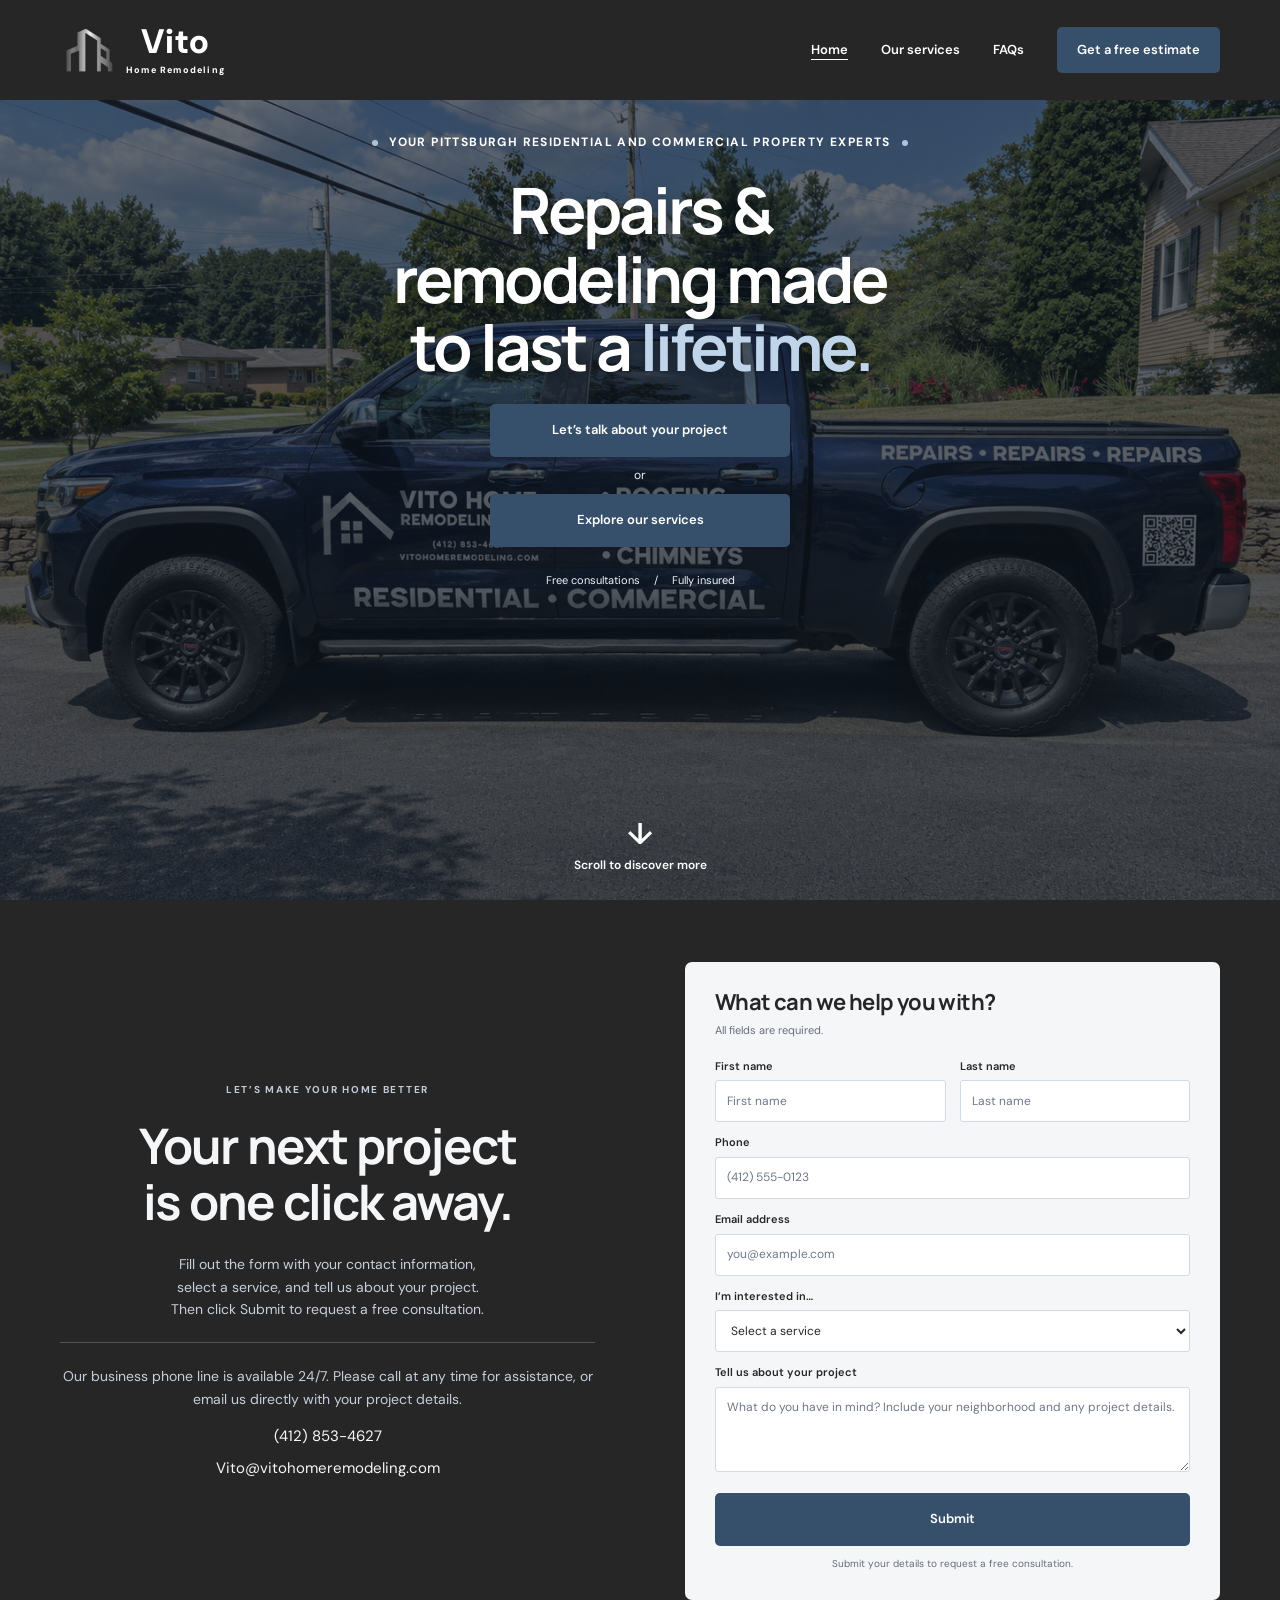
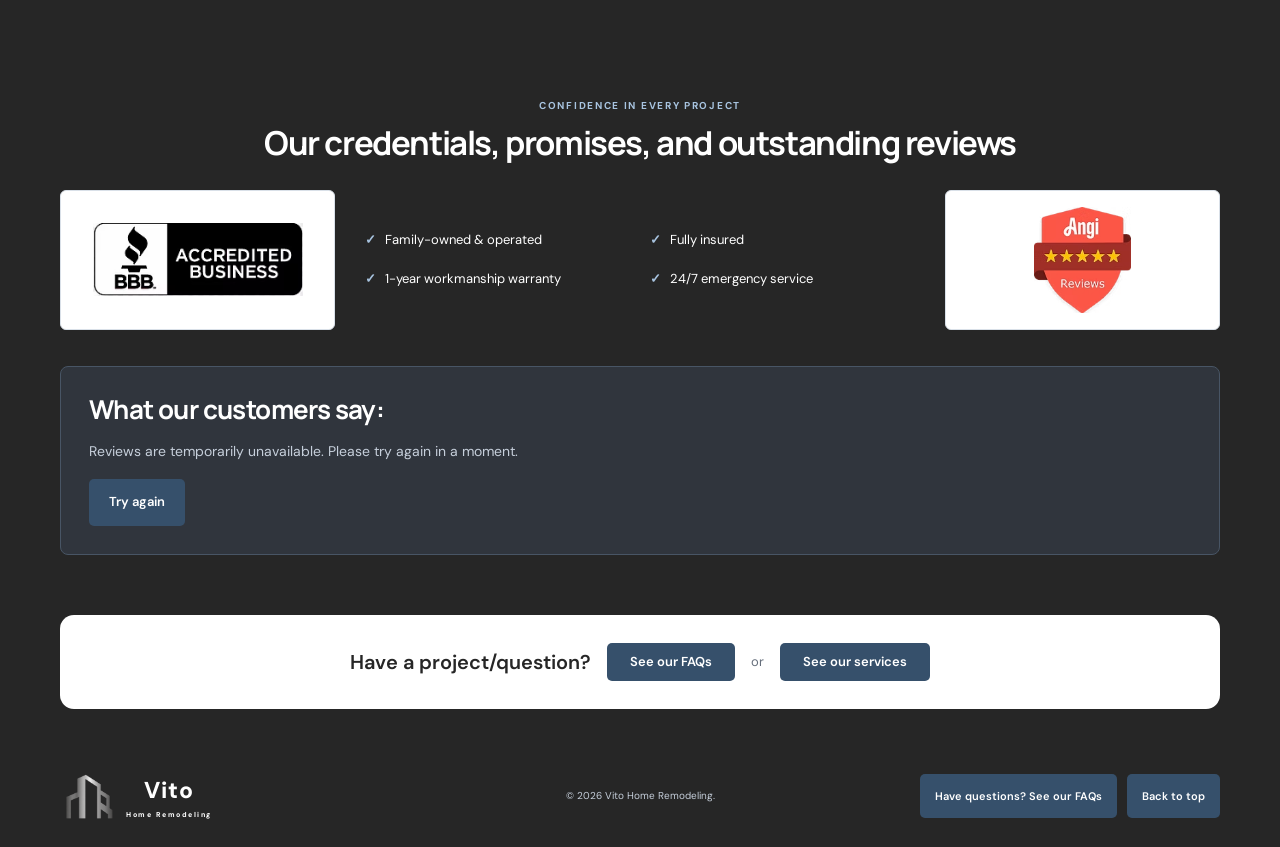
<file: index.html>
<!doctype html>
<html lang="en">
<head>
  <meta charset="utf-8">
  <meta name="viewport" content="width=device-width, initial-scale=1">
  <meta name="description" content="Family-owned home remodeling and repairs in Greater Pittsburgh. Talk directly with Vito about roofing, gutters, exterior repairs, and interior remodeling.">
  <meta name="theme-color" content="#262626">
  <title>Vito Home Remodeling | Built on trust. Made for home.</title>
  <link rel="stylesheet" href="styles.css">
  <script src="script.js" defer></script>

  <script src="scroll-cue.js" defer></script>
  <script src="reviews.js" defer></script>
</head>
<body>
  <a class="skip-link" href="#main">Skip to content</a>
  <div class="site-header" id="top"><header class="header container">
    <a class="brand" href="#" aria-label="Vito Home Remodeling home"><img class="brand-logo" src="images/branding/Metallic%20Geometric%20Architecture%20Emblem.png" alt="" width="56" height="48"><span>Vito<span class="brand-sub">Home Remodeling</span></span></a>
    <button class="menu-toggle" type="button" aria-expanded="false" aria-controls="navigation">Menu <span aria-hidden="true">&#9776;</span></button>
    <nav id="navigation" aria-label="Main navigation"><a href="index.html" aria-current="page">Home</a><a href="services.html">Our services</a><a href="faq.html">FAQs</a><a href="#contact-form" class="button button-small">Get a free estimate</a></nav>
  </header></div>
  <main id="main">
    <section class="hero hero-background" aria-labelledby="hero-title">
      <p class="eyebrow hero-tagline"><span class="dot" aria-hidden="true"></span> YOUR PITTSBURGH RESIDENTIAL AND COMMERCIAL PROPERTY EXPERTS <span class="dot" aria-hidden="true"></span></p>
      <div class="hero-copy"><h1 id="hero-title">Repairs &amp;<br>remodeling made<br>to last a <em>lifetime.</em></h1><div class="hero-actions"><a href="#contact-form" class="button">Let&#8217;s talk about your project</a><span class="hero-action-divider">or</span><a class="button" href="services.html">Explore our services</a></div><div class="hero-note">Free consultations <span class="separator">/</span> Fully insured</div></div>
    <div class="scroll-cue-slot"><a class="scroll-cue" href="#contact"><span class="scroll-cue-arrow" aria-hidden="true">&#8595;</span><span>Scroll to discover more</span></a></div>
    </section>

    <section id="contact" class="contact section" aria-labelledby="contact-title"><div class="container contact-grid"><div class="contact-copy"><p class="eyebrow">LET&#8217;S MAKE YOUR HOME BETTER</p><h2 id="contact-title">Your next project<br>is one click away.</h2><p>Fill out the form with your contact information, select a service, and tell us about your project. Then click Submit to request a free consultation.</p><div class="contact-direct"><p>Our business phone line is available 24/7. Please call at any time for assistance, or email us directly with your project details.</p><a class="contact-phone" href="tel:+14128534627">(412) 853-4627</a><a class="contact-email" href="mailto:Vito@vitohomeremodeling.com">Vito@vitohomeremodeling.com</a></div></div>
      <form id="contact-form" class="contact-form" novalidate><h3>What can we help you with?</h3><p class="form-intro">All fields are required.</p><div class="form-row"><div class="field"><label for="firstName">First name</label><input id="firstName" name="firstName" autocomplete="given-name" minlength="1" maxlength="80" required placeholder="First name" aria-describedby="firstName-error"><span class="error" id="firstName-error"></span></div><div class="field"><label for="lastName">Last name</label><input id="lastName" name="lastName" autocomplete="family-name" minlength="1" maxlength="80" required placeholder="Last name" aria-describedby="lastName-error"><span class="error" id="lastName-error"></span></div></div><div class="field"><label for="phone">Phone</label><input id="phone" name="phone" type="tel" autocomplete="tel" maxlength="25" required placeholder="(412) 555-0123" aria-describedby="phone-error"><span class="error" id="phone-error"></span></div><div class="field"><label for="email">Email address</label><input id="email" name="email" type="email" autocomplete="email" maxlength="254" required placeholder="you@example.com" aria-describedby="email-error"><span class="error" id="email-error"></span></div><div class="field"><label for="service">I&#8217;m interested in&#8230;</label><select id="service" name="service" required aria-describedby="service-error"><option value="">Select a service</option><option>Roofing & leak repairs</option><option>Gutters & exterior repairs</option><option>Interior remodeling</option><option>Commercial repairs</option><option>Something else</option></select><span class="error" id="service-error"></span></div><div class="field"><label for="message">Tell us about your project</label><textarea id="message" name="message" rows="3" minlength="20" maxlength="2000" required placeholder="What do you have in mind? Include your neighborhood and any project details." aria-describedby="message-error"></textarea><span class="error" id="message-error"></span></div><div class="honeypot" aria-hidden="true"><label for="website">Leave this field empty</label><input id="website" name="website" tabindex="-1" autocomplete="off"></div><button class="button submit-button" type="submit">Submit</button><p class="form-note">Submit your details to request a free consultation.</p><p id="form-status" role="status" aria-live="polite"></p><noscript><p>Enable JavaScript to submit this form, or <a href="mailto:Vito@vitohomeremodeling.com">email Vito directly</a> or call (412) 853-4627.</p></noscript></form></div></section>
    <section class="credentials" aria-labelledby="credentials-title">
      <div class="container">
        <div class="credentials-heading"><p class="eyebrow">CONFIDENCE IN EVERY PROJECT</p><h2 id="credentials-title">Our credentials, promises, and outstanding reviews</h2></div>
        <div class="credentials-content">
          <div class="credential-badge credential-bbb"><img src="images/credentials/BBBcred_icon~mv2.avif" alt="Better Business Bureau credential badge" loading="lazy"></div>
          <ul class="credential-list">
            <li><span aria-hidden="true">&#10003;</span> Family-owned &amp; operated</li>
            <li><span aria-hidden="true">&#10003;</span> Fully insured</li>
            <li><span aria-hidden="true">&#10003;</span> 1-year workmanship warranty</li>
            <li><span aria-hidden="true">&#10003;</span> 24/7 emergency service</li>
          </ul>
          <div class="credential-badge credential-angi"><img src="images/credentials/angi_five_star_icon_mv2.avif" alt="Angi five-star badge" loading="lazy"></div>
        </div>
        <section id="google-reviews" class="google-reviews" aria-labelledby="reviews-title">
          <div class="reviews-heading"><h3 id="reviews-title">What our customers say:</h3></div>
          <p id="reviews-status" class="reviews-status" role="status" aria-live="polite">Loading Google reviews...</p>
          <div id="google-reviews-content" aria-busy="true"></div>
          <button id="reviews-retry" class="button button-small" type="button" hidden>Try again</button>
          <noscript><p>Enable JavaScript to view Google reviews.</p></noscript>
        </section>
      </div>
    </section>
    
    <div class="project-prompt-section">
    <div class="contact-intro-prompt container">
      <p>Have a project/question?</p>
      <a class="button" href="faq.html">See our FAQs</a>
      <span>or</span>
      <a class="button" href="services.html">See our services</a>
    </div>
    </div>
  </main>

  <footer class="site-footer"><div class="container footer"><a class="footer-brand" href="#"><img class="brand-logo" src="images/branding/Metallic%20Geometric%20Architecture%20Emblem.png" alt="" width="56" height="48"><div>Vito<span>Home Remodeling</span></div></a><p>&#169; <span id="year">2026</span> Vito Home Remodeling.</p><div class="footer-actions"><a class="button button-small" href="faq.html">Have questions? See our FAQs</a><a class="button button-small back-to-top" href="#top">Back to top</a></div></div></footer>
</body>
</html>
</file>
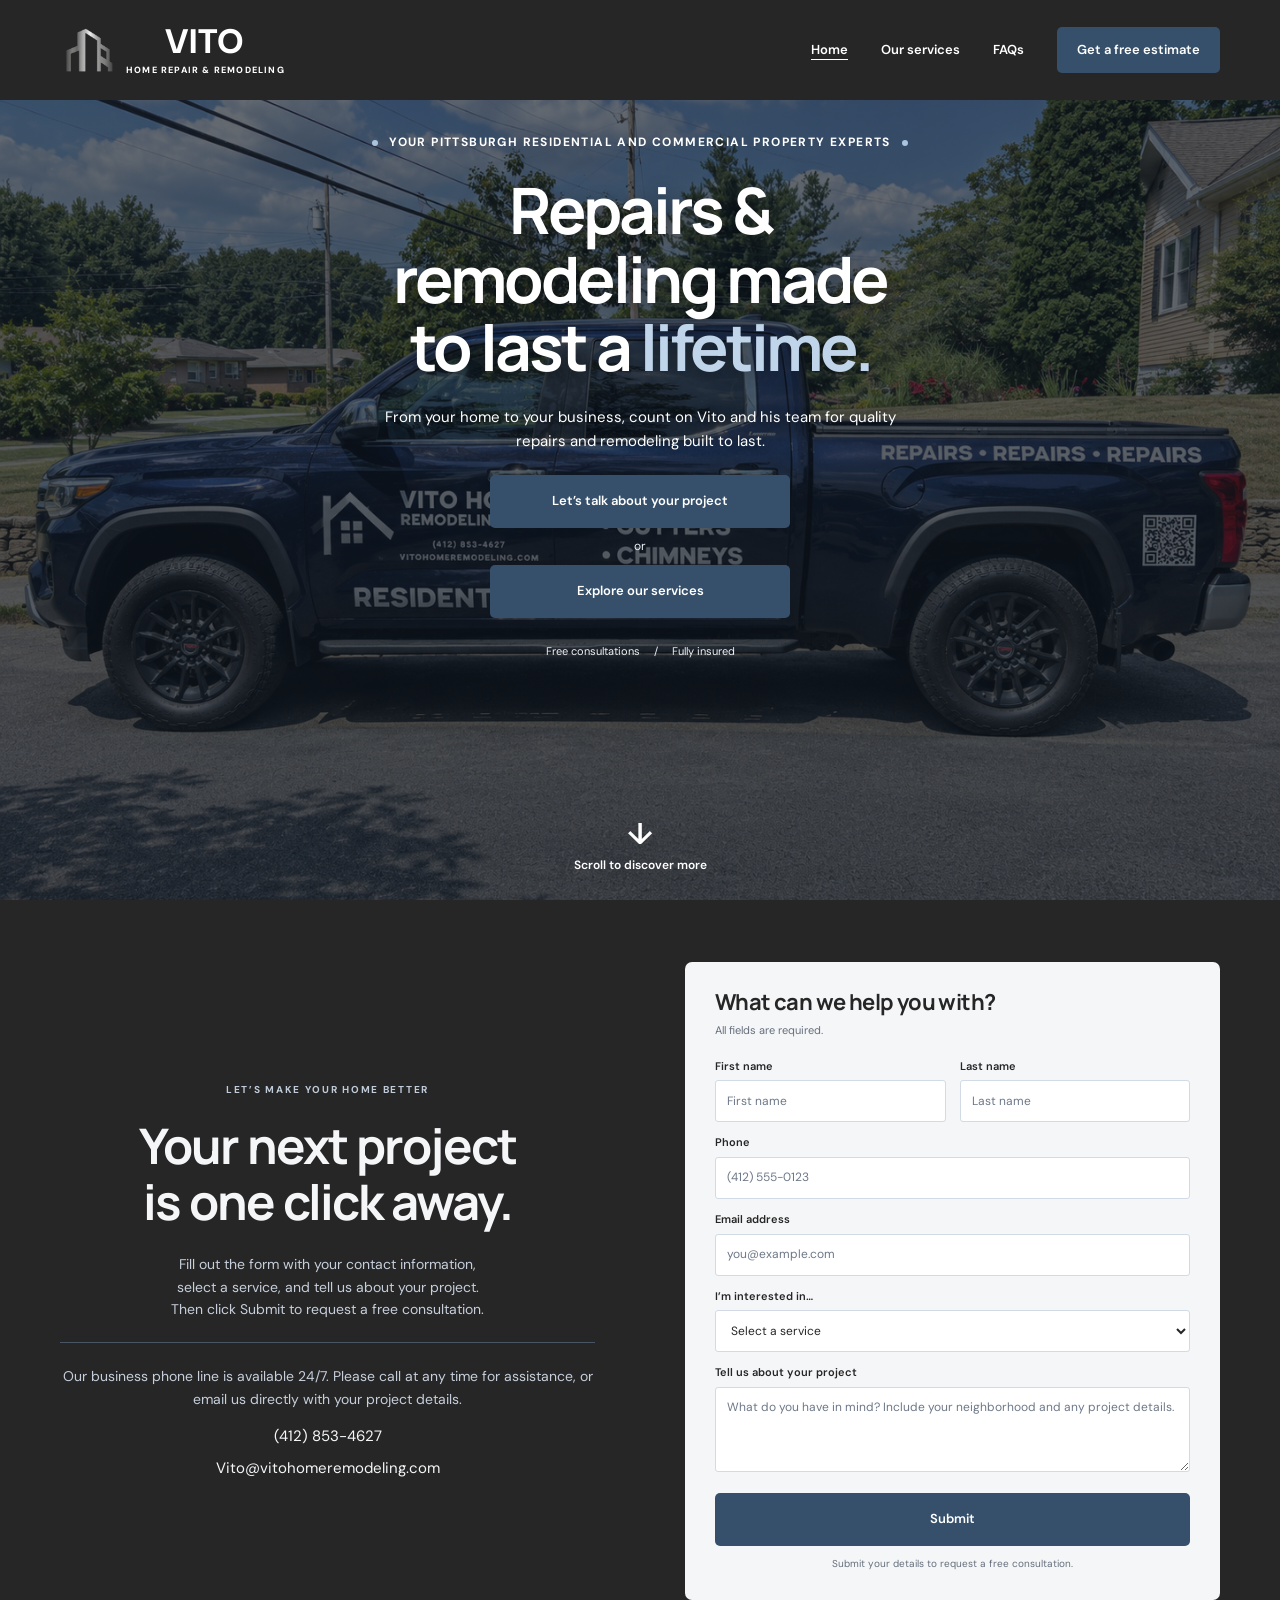
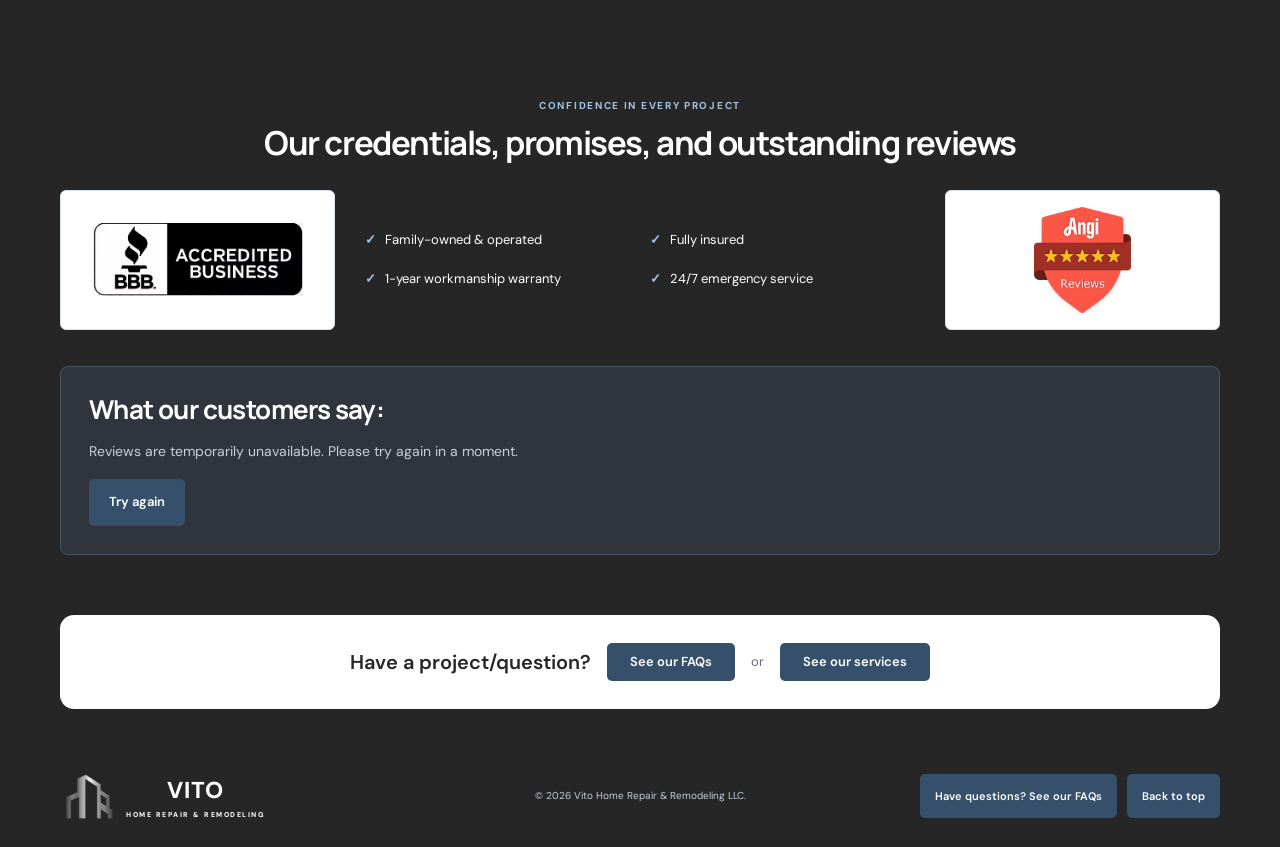
<file: Index.html>
<!doctype html>
<html lang="en">
<head>
  <meta charset="utf-8">
  <meta name="viewport" content="width=device-width, initial-scale=1">
  <meta name="description" content="Family-owned home remodeling and repairs in Greater Pittsburgh. Talk directly with Vito about roofing, gutters, exterior repairs, and interior remodeling.">
  <meta name="theme-color" content="#262626">
  <title>Vito Home Repair &amp; Remodeling | Built on trust. Made for home.</title>
  <link rel="stylesheet" href="styles.css">
  <script src="script.js" defer></script>

  <script src="scroll-cue.js" defer></script>
  <script src="reviews.js" defer></script>
</head>
<body>
  <a class="skip-link" href="#main">Skip to content</a>
  <div class="site-header" id="top"><header class="header container">
    <a class="brand" href="#" aria-label="Vito Home Repair &amp; Remodeling home"><img class="brand-logo" src="images/branding/Metallic%20Geometric%20Architecture%20Emblem.png" alt="" width="56" height="48"><span>VITO<span class="brand-sub">HOME REPAIR &amp; REMODELING</span></span></a>
    <button class="menu-toggle" type="button" aria-expanded="false" aria-controls="navigation">Menu <span aria-hidden="true">&#9776;</span></button>
    <nav id="navigation" aria-label="Main navigation"><a href="index.html" aria-current="page">Home</a><a href="services.html">Our services</a><a href="faq.html">FAQs</a><a href="#contact-form" class="button button-small">Get a free estimate</a></nav>
  </header></div>
  <main id="main">
    <section class="hero hero-background" aria-labelledby="hero-title">
      <p class="eyebrow hero-tagline"><span class="dot" aria-hidden="true"></span> YOUR PITTSBURGH RESIDENTIAL AND COMMERCIAL PROPERTY EXPERTS <span class="dot" aria-hidden="true"></span></p>
      <div class="hero-copy"><h1 id="hero-title">Repairs &amp;<br>remodeling made<br>to last a <em>lifetime.</em></h1><p class="intro">From your home to your business, count on Vito and his team for quality repairs and remodeling built to last.</p><div class="hero-actions"><a href="#contact-form" class="button">Let&#8217;s talk about your project</a><span class="hero-action-divider">or</span><a class="button" href="services.html">Explore our services</a></div><div class="hero-note">Free consultations <span class="separator">/</span> Fully insured</div></div>
    <div class="scroll-cue-slot"><a class="scroll-cue" href="#contact"><span class="scroll-cue-arrow" aria-hidden="true">&#8595;</span><span>Scroll to discover more</span></a></div>
    </section>

    <section id="contact" class="contact section" aria-labelledby="contact-title"><div class="container contact-grid"><div class="contact-copy"><p class="eyebrow">LET&#8217;S MAKE YOUR HOME BETTER</p><h2 id="contact-title">Your next project<br>is one click away.</h2><p>Fill out the form with your contact information, select a service, and tell us about your project. Then click Submit to request a free consultation.</p><div class="contact-direct"><p>Our business phone line is available 24/7. Please call at any time for assistance, or email us directly with your project details.</p><a class="contact-phone" href="tel:+14128534627">(412) 853-4627</a><a class="contact-email" href="mailto:Vito@vitohomeremodeling.com">Vito@vitohomeremodeling.com</a></div></div>
      <form id="contact-form" class="contact-form" novalidate><h3>What can we help you with?</h3><p class="form-intro">All fields are required.</p><div class="form-row"><div class="field"><label for="firstName">First name</label><input id="firstName" name="firstName" autocomplete="given-name" minlength="1" maxlength="80" required placeholder="First name" aria-describedby="firstName-error"><span class="error" id="firstName-error"></span></div><div class="field"><label for="lastName">Last name</label><input id="lastName" name="lastName" autocomplete="family-name" minlength="1" maxlength="80" required placeholder="Last name" aria-describedby="lastName-error"><span class="error" id="lastName-error"></span></div></div><div class="field"><label for="phone">Phone</label><input id="phone" name="phone" type="tel" autocomplete="tel" maxlength="25" required placeholder="(412) 555-0123" aria-describedby="phone-error"><span class="error" id="phone-error"></span></div><div class="field"><label for="email">Email address</label><input id="email" name="email" type="email" autocomplete="email" maxlength="254" required placeholder="you@example.com" aria-describedby="email-error"><span class="error" id="email-error"></span></div><div class="field"><label for="service">I&#8217;m interested in&#8230;</label><select id="service" name="service" required aria-describedby="service-error"><option value="">Select a service</option><option>Roofing & leak repairs</option><option>Gutters & exterior repairs</option><option>Interior remodeling</option><option>Commercial repairs</option><option>Something else</option></select><span class="error" id="service-error"></span></div><div class="field"><label for="message">Tell us about your project</label><textarea id="message" name="message" rows="3" minlength="20" maxlength="2000" required placeholder="What do you have in mind? Include your neighborhood and any project details." aria-describedby="message-error"></textarea><span class="error" id="message-error"></span></div><div class="honeypot" aria-hidden="true"><label for="website">Leave this field empty</label><input id="website" name="website" tabindex="-1" autocomplete="off"></div><button class="button submit-button" type="submit">Submit</button><p class="form-note">Online submission is not available yet. Please call or email us directly.</p><p id="form-status" role="status" aria-live="polite"></p><noscript><p>Online submission is not available yet. Please <a href="mailto:Vito@vitohomeremodeling.com">email Vito directly</a> or call (412) 853-4627.</p></noscript></form></div></section>
    <section class="credentials" aria-labelledby="credentials-title">
      <div class="container">
        <div class="credentials-heading"><p class="eyebrow">CONFIDENCE IN EVERY PROJECT</p><h2 id="credentials-title">Our credentials, promises, and outstanding reviews</h2></div>
        <div class="credentials-content">
          <div class="credential-badge credential-bbb"><img src="images/credentials/BBBcred_icon~mv2.avif" alt="Better Business Bureau credential badge" loading="lazy"></div>
          <ul class="credential-list">
            <li><span aria-hidden="true">&#10003;</span> Family-owned &amp; operated</li>
            <li><span aria-hidden="true">&#10003;</span> Fully insured</li>
            <li><span aria-hidden="true">&#10003;</span> 1-year workmanship warranty</li>
            <li><span aria-hidden="true">&#10003;</span> 24/7 emergency service</li>
          </ul>
          <div class="credential-badge credential-angi"><img src="images/credentials/angi_five_star_icon_mv2.avif" alt="Angi five-star badge" loading="lazy"></div>
        </div>
        <section id="google-reviews" class="google-reviews" aria-labelledby="reviews-title">
          <div class="reviews-heading"><h3 id="reviews-title">What our customers say:</h3></div>
          <p id="reviews-status" class="reviews-status" role="status" aria-live="polite">Loading Google reviews...</p>
          <div id="google-reviews-content" aria-busy="true"></div>
          <button id="reviews-retry" class="button button-small" type="button" hidden>Try again</button>
          <noscript><p>Enable JavaScript to view Google reviews.</p></noscript>
        </section>
      </div>
    </section>
    
    <div class="project-prompt-section">
    <div class="contact-intro-prompt container">
      <p>Have a project/question?</p>
      <a class="button" href="faq.html">See our FAQs</a>
      <span>or</span>
      <a class="button" href="services.html">See our services</a>
    </div>
    </div>
  </main>

  <footer class="site-footer"><div class="container footer"><a class="footer-brand" href="#"><img class="brand-logo" src="images/branding/Metallic%20Geometric%20Architecture%20Emblem.png" alt="" width="56" height="48"><div>VITO<span>HOME REPAIR &amp; REMODELING</span></div></a><p>&#169; <span id="year">2026</span> Vito Home Repair &amp; Remodeling LLC.</p><div class="footer-actions"><a class="button button-small" href="faq.html">Have questions? See our FAQs</a><a class="button button-small back-to-top" href="#top">Back to top</a></div></div></footer>
</body>
</html>
</file>
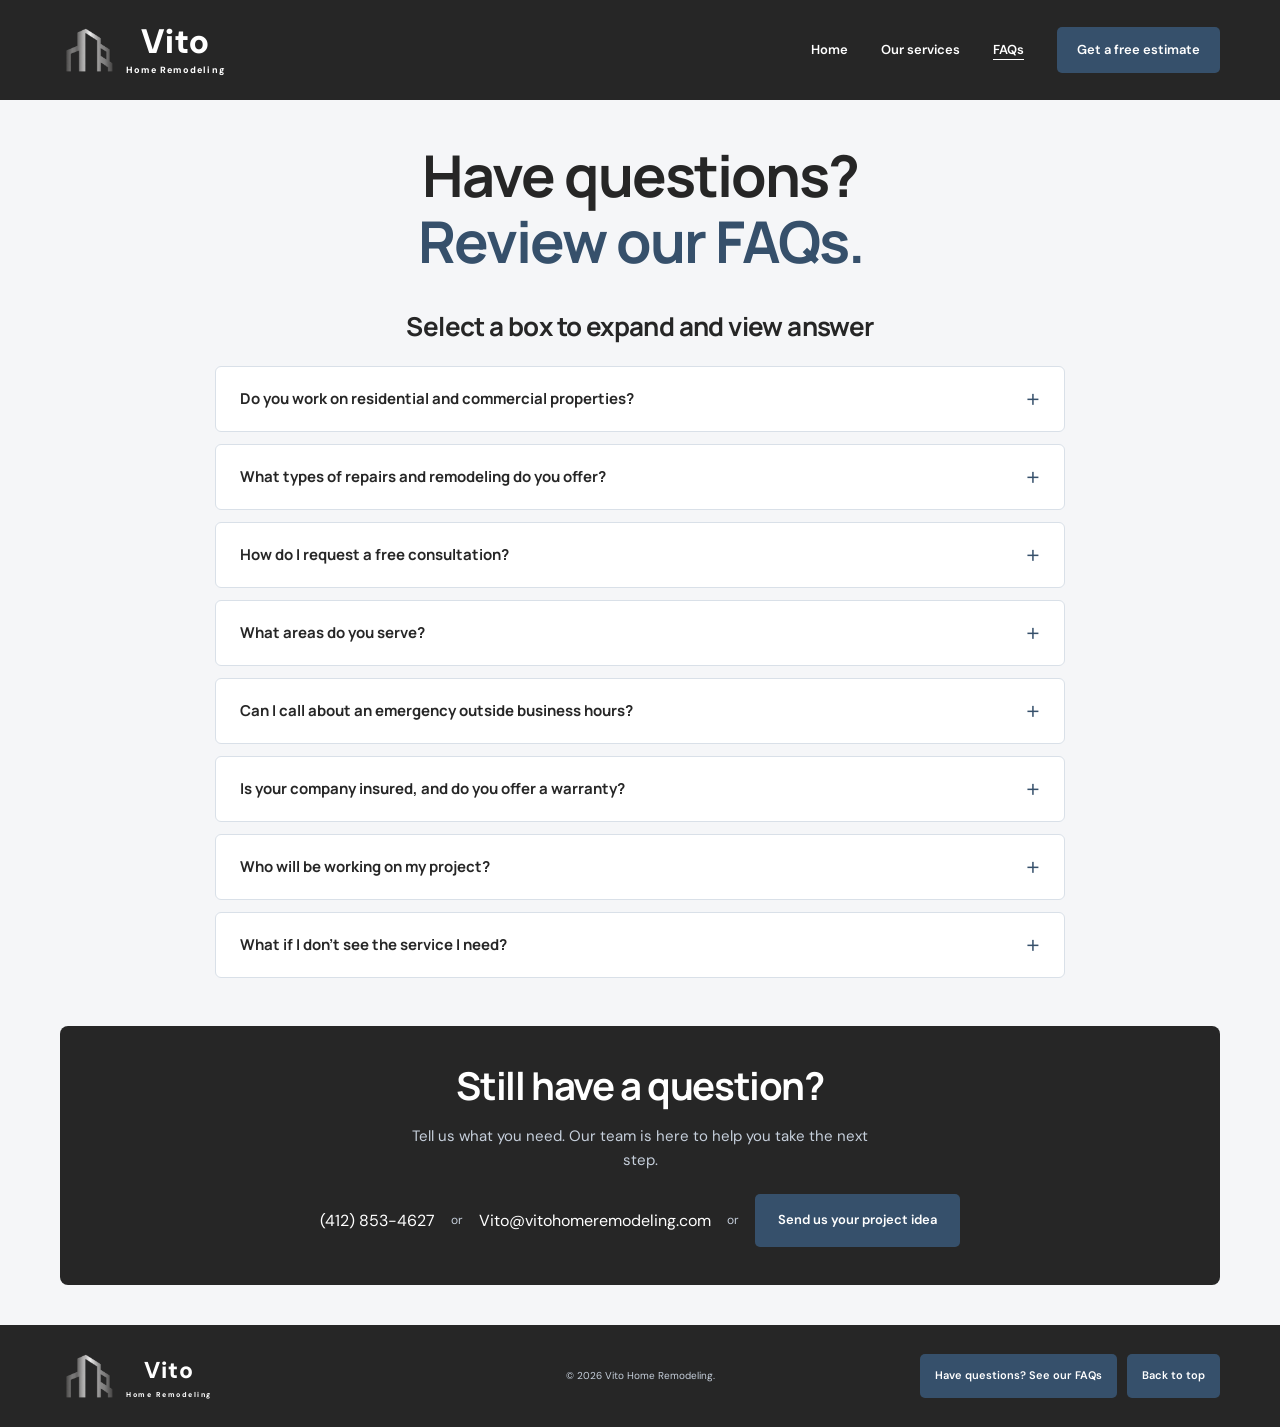
<file: faq.html>
<!doctype html>
<html lang="en">
<head>
  <meta charset="utf-8">
  <meta name="viewport" content="width=device-width, initial-scale=1">
  <meta name="description" content="Answers to common questions about repairs, remodeling, estimates, and service from Vito Home Remodeling.">
  <meta name="theme-color" content="#262626">
  <title>FAQs | Vito Home Remodeling</title>
  <link rel="stylesheet" href="styles.css">
  <script src="script.js" defer></script>
  <script src="faq.js" defer></script>
  
</head>
<body class="faq-page">
  <a class="skip-link" href="#main">Skip to content</a>
  <div class="site-header" id="top"><header class="header container">
    <a class="brand" href="index.html" aria-label="Vito Home Remodeling home"><img class="brand-logo" src="images/branding/Metallic%20Geometric%20Architecture%20Emblem.png" alt="" width="56" height="48"><span>Vito<span class="brand-sub">Home Remodeling</span></span></a>
    <button class="menu-toggle" type="button" aria-expanded="false" aria-controls="navigation">Menu <span aria-hidden="true">&#9776;</span></button>
    <nav id="navigation" aria-label="Main navigation"><a href="index.html">Home</a><a href="services.html">Our services</a><a href="faq.html" aria-current="page">FAQs</a><a href="index.html#contact-form" class="button button-small">Get a free estimate</a></nav>
  </header></div>
  <main id="main">
    <section class="faq-intro container" aria-labelledby="faq-title">
      
      <h1 id="faq-title">Have questions?<br><em>Review our FAQs.</em></h1>
      
    </section>
    <section class="faq-content container" aria-labelledby="questions-title">
      <div class="faq-section-heading"><h2 id="questions-title">Select a box to expand and view answer</h2></div>
      <div class="faq-list">
        <details><summary>Do you work on residential and commercial properties?</summary><div class="faq-answer"><p>Yes. Vito and his team provide repair and remodeling services for both homes and commercial properties. Tell us about your property and the work you have in mind when you request a consultation.</p></div></details>
        <details><summary>What types of repairs and remodeling do you offer?</summary><div class="faq-answer"><p>Our services include roofing, gutters, exterior repairs, and interior remodeling. From roof leaks and gutter replacements to decks, kitchens, bathrooms, and painting, we handle a wide range of property improvements.</p><a href="services.html">Explore our services</a></div></details>
        <details><summary>How do I request a free consultation?</summary><div class="faq-answer"><p>Fill out our contact form with your name, email, phone number, selected service, and a description of your project, then click Submit. You can also call (412) 853-4627 or email Vito@vitohomeremodeling.com directly.</p><a href="index.html#contact-form">Request a free consultation</a></div></details>
        <details><summary>What areas do you serve?</summary><div class="faq-answer"><p>We serve the Greater Pittsburgh region. Include your neighborhood or property location in your project description so we can discuss service for your area.</p></div></details>
        <details><summary>Can I call about an emergency outside business hours?</summary><div class="faq-answer"><p>Yes. Our business phone line is available 24/7. For an urgent repair request, call us directly to discuss the issue and availability.</p><a href="tel:+14128534627">Call (412) 853-4627</a></div></details>
        <details><summary>Is your company insured, and do you offer a warranty?</summary><div class="faq-answer"><p>Vito Home Remodeling is fully insured and offers a 1-year workmanship warranty. Ask us about the coverage and terms that apply to your specific project during your consultation.</p></div></details>
        <details><summary>Who will be working on my project?</summary><div class="faq-answer"><p>Vito leads a team of employees who work together on repairs and remodeling. Clear communication, coordination, quality workmanship, and respect for your property guide the team's approach.</p></div></details>
        <details><summary>What if I don't see the service I need?</summary><div class="faq-answer"><p>Tell us what you have in mind. We are flexible and can discuss whether your project is a good fit for our team, even if the exact service is not listed on the website.</p><a href="index.html#contact-form">Tell us about your project</a></div></details>
      </div>
    </section>
    <section class="faq-help container" aria-labelledby="faq-help-title"><div><h2 id="faq-help-title">Still have a question?</h2><p>Tell us what you need. Our team is here to help you take the next step.</p><div class="faq-contact-options"><a class="faq-direct-link" href="tel:+14128534627">(412) 853-4627</a><span class="faq-option-divider">or</span><a class="faq-direct-link" href="mailto:Vito@vitohomeremodeling.com">Vito@vitohomeremodeling.com</a><span class="faq-option-divider">or</span><a class="button" href="index.html#contact-form">Send us your project idea</a></div></div></section>
  </main>

  <footer class="site-footer"><div class="container footer"><a class="footer-brand" href="index.html"><img class="brand-logo" src="images/branding/Metallic%20Geometric%20Architecture%20Emblem.png" alt="" width="56" height="48"><div>Vito<span>Home Remodeling</span></div></a><p>&#169; <span id="year">2026</span> Vito Home Remodeling.</p><div class="footer-actions"><a class="button button-small" href="faq.html">Have questions? See our FAQs</a><a class="button button-small back-to-top" href="#top">Back to top</a></div></div></footer>
</body>
</html>
</file>
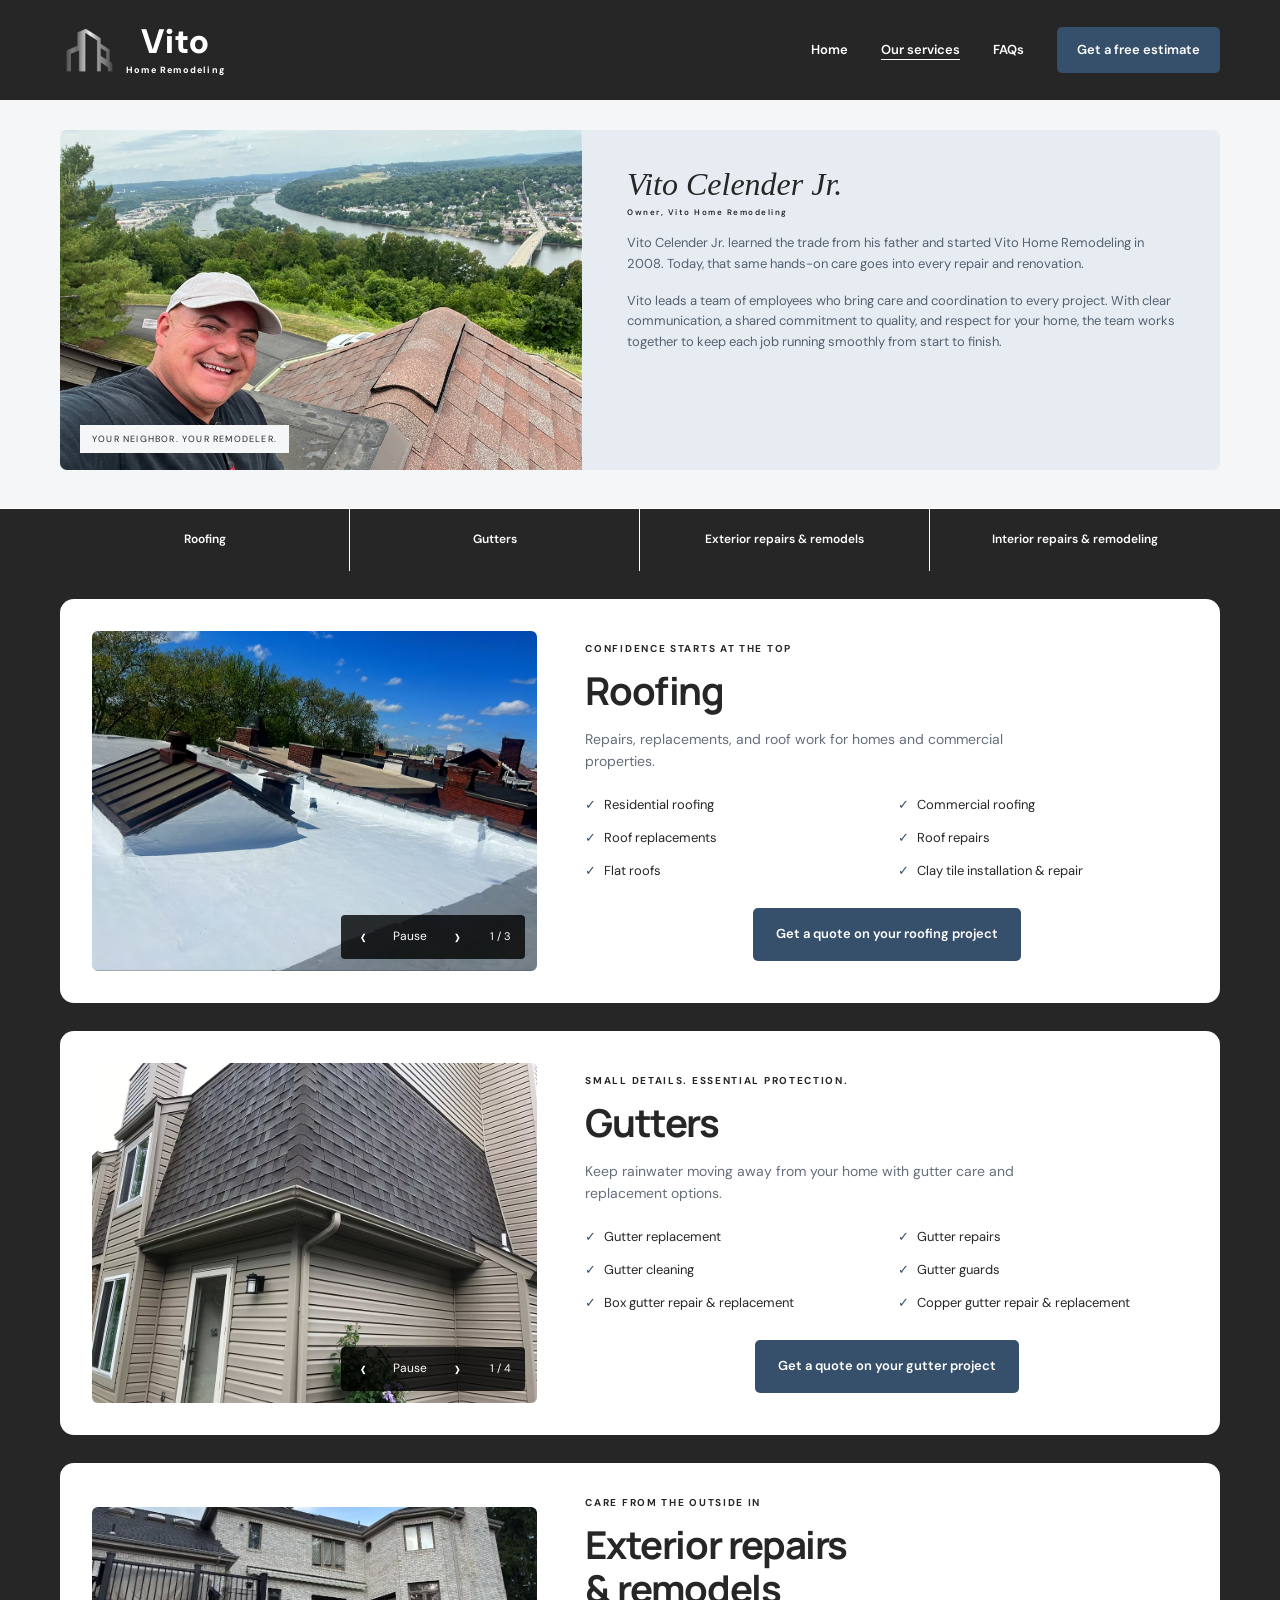
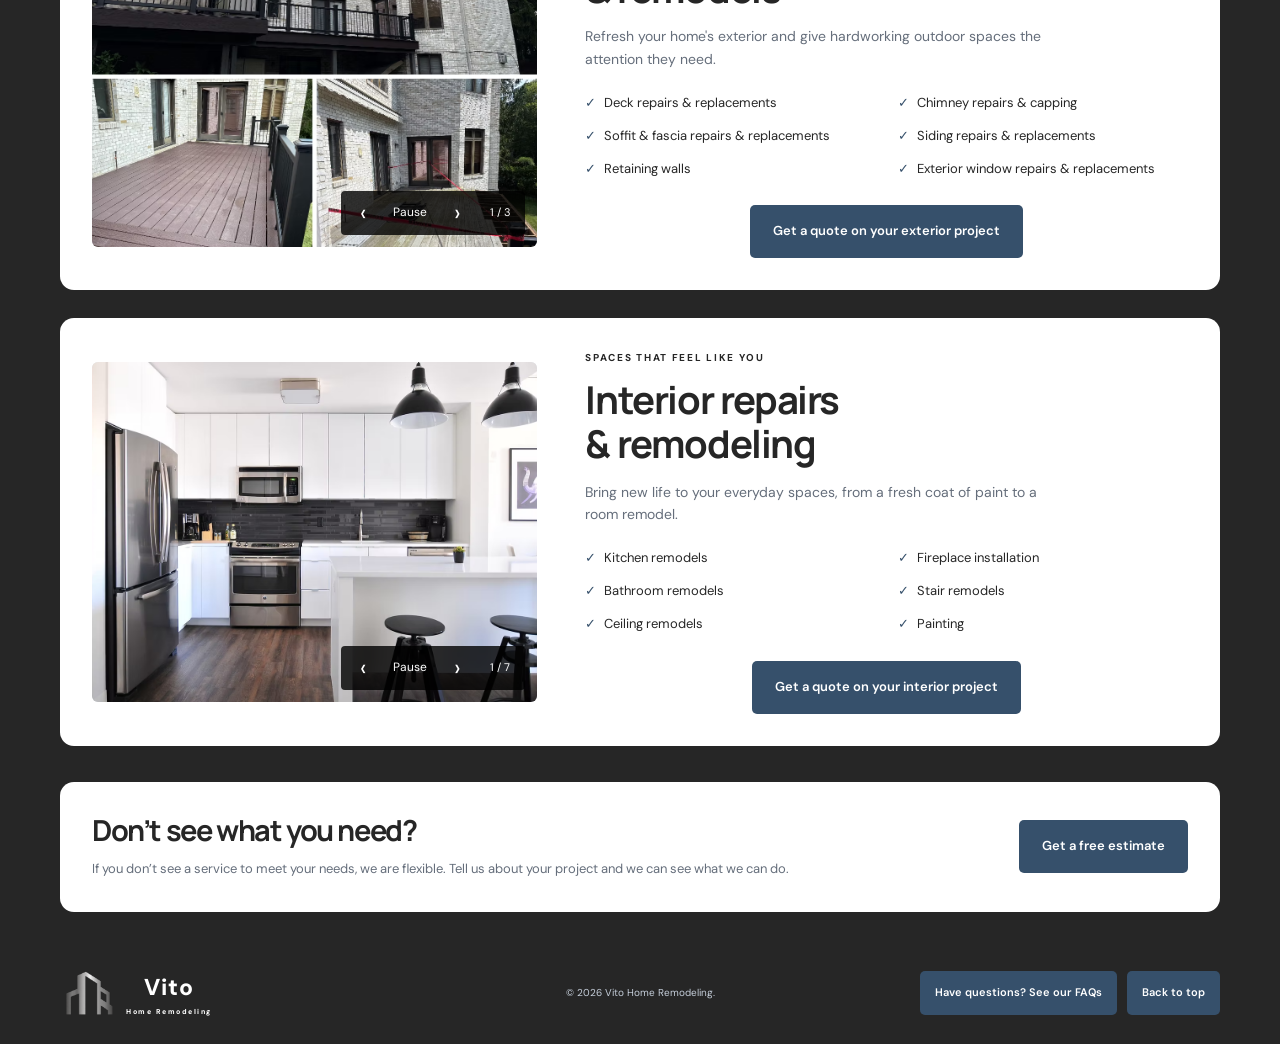
<file: services.html>
<!doctype html>
<html lang="en">
<head>
  <meta charset="utf-8">
  <meta name="viewport" content="width=device-width, initial-scale=1">
  <meta name="description" content="Explore roofing, gutters, exterior repairs, and interior remodeling from Vito Home Remodeling in Greater Pittsburgh.">
  <meta name="theme-color" content="#262626">
  <title>Our Services | Vito Home Remodeling</title>
  <link rel="stylesheet" href="styles.css">
  <script src="script.js" defer></script>
  <script src="slideshows.js" defer></script>
</head>
<body class="services-page">
  <a class="skip-link" href="#main">Skip to content</a>
  <div class="site-header" id="top"><header class="header container">
    <a class="brand" href="index.html" aria-label="Vito Home Remodeling home"><img class="brand-logo" src="images/branding/Metallic%20Geometric%20Architecture%20Emblem.png" alt="" width="56" height="48"><span>Vito<span class="brand-sub">Home Remodeling</span></span></a>
    <button class="menu-toggle" type="button" aria-expanded="false" aria-controls="navigation">Menu <span aria-hidden="true">&#9776;</span></button>
    <nav id="navigation" aria-label="Main navigation"><a href="index.html">Home</a><a href="services.html" aria-current="page">Our services</a><a href="faq.html">FAQs</a><a href="index.html#contact-form" class="button button-small">Get a free estimate</a></nav>
  </header></div>
  <main id="main">
    <div class="services-about-wrap"><section id="about" class="about container" aria-labelledby="about-title"><div class="owner-photo"><img src="images/miscellaneous/vito.jpg" alt="Vito working on a roof" fetchpriority="high" width="560" height="420"><span>YOUR NEIGHBOR. YOUR REMODELER.</span></div><div class="about-copy"><h1 id="about-title" class="signature">Vito Celender Jr.<span>Owner, Vito Home Remodeling</span></h1><p>Vito Celender Jr. learned the trade from his father and started Vito Home Remodeling in 2008. Today, that same hands-on care goes into every repair and renovation.</p><p>Vito leads a team of employees who bring care and coordination to every project. With clear communication, a shared commitment to quality, and respect for your home, the team works together to keep each job running smoothly from start to finish.</p></div></section></div>
    <nav class="service-jumpbar" aria-label="Jump to a service"><div class="container"><a href="#roofing">Roofing</a><a href="#gutters">Gutters</a><a href="#exterior">Exterior repairs &amp; remodels</a><a href="#interior">Interior repairs &amp; remodeling</a></div></nav>
    <div class="container service-stack">
      <section id="roofing" class="service-detail" aria-labelledby="roofing-title">
        <div class="service-detail-photo" data-slideshow aria-label="Roofing photos">
          <img class="is-active" src="images/roofing/roofing2.avif" alt="Roofing photo 1" width="850" height="600">
          <img data-src="images/roofing/roofing4.avif" alt="Roofing photo 2" aria-hidden="true" width="850" height="600">
          <img data-src="images/roofing/roofing6.avif" alt="Roofing photo 3" aria-hidden="true" width="850" height="600">
        </div>
        <div class="service-detail-copy"><p class="eyebrow">CONFIDENCE STARTS AT THE TOP</p><h2 id="roofing-title">Roofing</h2><p>Repairs, replacements, and roof work for homes and commercial properties.</p><ul class="service-list"><li>Residential roofing</li><li>Commercial roofing</li><li>Roof replacements</li><li>Roof repairs</li><li>Flat roofs</li><li>Clay tile installation &amp; repair</li></ul><a class="button" href="index.html#contact-form">Get a quote on your roofing project</a></div>
      </section>
      <section id="gutters" class="service-detail" aria-labelledby="gutters-title">
        <div class="service-detail-photo" data-slideshow aria-label="Gutter photos">
          <img class="is-active" src="images/gutters/gutter2.avif" alt="Gutter photo 1" loading="lazy" width="850" height="600">
          <img data-src="images/gutters/gutter3.avif" alt="Gutter photo 2" aria-hidden="true" width="850" height="600">
          <img data-src="images/gutters/gutter4.avif" alt="Gutter photo 3" aria-hidden="true" width="850" height="600">
          <img data-src="images/gutters/gutter5.avif" alt="Gutter photo 4" aria-hidden="true" width="850" height="600">
        </div>
        <div class="service-detail-copy"><p class="eyebrow">SMALL DETAILS. ESSENTIAL PROTECTION.</p><h2 id="gutters-title">Gutters</h2><p>Keep rainwater moving away from your home with gutter care and replacement options.</p><ul class="service-list"><li>Gutter replacement</li><li>Gutter repairs</li><li>Gutter cleaning</li><li>Gutter guards</li><li>Box gutter repair &amp; replacement</li><li>Copper gutter repair &amp; replacement</li></ul><a class="button" href="index.html#contact-form">Get a quote on your gutter project</a></div>
      </section>
      <section id="exterior" class="service-detail" aria-labelledby="exterior-title">
        <div class="service-detail-photo" data-slideshow aria-label="Exterior remodeling photos">
          <img class="is-active" src="images/exterior/exterior_1.avif" alt="Exterior remodeling photo 1" width="850" height="600">
          <img aria-hidden="true" data-src="images/exterior/exterior3.avif" alt="Exterior remodeling photo 2" width="850" height="600">
          <img aria-hidden="true" data-src="images/exterior/exterior6.avif" alt="Exterior remodeling photo 3" width="850" height="600">
        </div>
        <div class="service-detail-copy"><p class="eyebrow">CARE FROM THE OUTSIDE IN</p><h2 id="exterior-title">Exterior repairs<br>&amp; remodels</h2><p>Refresh your home's exterior and give hardworking outdoor spaces the attention they need.</p><ul class="service-list"><li>Deck repairs &amp; replacements</li><li>Chimney repairs &amp; capping</li><li>Soffit &amp; fascia repairs &amp; replacements</li><li>Siding repairs &amp; replacements</li><li>Retaining walls</li><li>Exterior window repairs &amp; replacements</li></ul><a class="button" href="index.html#contact-form">Get a quote on your exterior project</a></div>
      </section>
      <section id="interior" class="service-detail" aria-labelledby="interior-title">
        <div class="service-detail-photo" data-slideshow aria-label="Interior remodeling photos">
          <img class="is-active" src="images/interior/interior1.avif" alt="Interior remodeling photo 1" width="850" height="600">
          <img aria-hidden="true" data-src="images/interior/interior2.avif" alt="Interior remodeling photo 2" width="850" height="600">
          <img aria-hidden="true" data-src="images/interior/interior3.avif" alt="Interior remodeling photo 3" width="850" height="600">
          <img aria-hidden="true" data-src="images/interior/interior4.avif" alt="Interior remodeling photo 4" width="850" height="600">
          <img aria-hidden="true" data-src="images/interior/interior5.avif" alt="Interior remodeling photo 5" width="850" height="600">
          <img aria-hidden="true" data-src="images/interior/interior6.avif" alt="Interior remodeling photo 6" width="850" height="600">
          <img aria-hidden="true" data-src="images/interior/interior7.avif" alt="Interior remodeling photo 7" width="850" height="600">
          
        </div>
        <div class="service-detail-copy"><p class="eyebrow">SPACES THAT FEEL LIKE YOU</p><h2 id="interior-title">Interior repairs<br>&amp; remodeling</h2><p>Bring new life to your everyday spaces, from a fresh coat of paint to a room remodel.</p><ul class="service-list"><li>Kitchen remodels</li><li>Fireplace installation</li><li>Bathroom remodels</li><li>Stair remodels</li><li>Ceiling remodels</li><li>Painting</li></ul><a class="button" href="index.html#contact-form">Get a quote on your interior project</a></div>
      </section>
    </div>
    <section class="services-cta container" aria-labelledby="services-cta-title"><div><h2 id="services-cta-title">Don&#8217;t see what you need?</h2><p>If you don&#8217;t see a service to meet your needs, we are flexible. Tell us about your project and we can see what we can do.</p></div><a href="index.html#contact-form" class="button">Get a free estimate</a></section>
  </main>

  <footer class="site-footer"><div class="container footer"><a class="footer-brand" href="index.html"><img class="brand-logo" src="images/branding/Metallic%20Geometric%20Architecture%20Emblem.png" alt="" width="56" height="48"><div>Vito<span>Home Remodeling</span></div></a><p>&#169; <span id="year">2026</span> Vito Home Remodeling.</p><div class="footer-actions"><a class="button button-small" href="faq.html">Have questions? See our FAQs</a><a class="button button-small back-to-top" href="#top">Back to top</a></div></div></footer>
</body>
</html>
</file>
<file: styles.css>
@import url('https://fonts.googleapis.com/css2?family=DM+Sans:wght@400;500;600;700&family=Manrope:wght@400;500;600;700;800&display=swap');
:root{--cream:#f5f6f8;--ink:#262626;--muted:#656e7b;--blue:#36506b;--line:#d9e0e8;--white:#fff;--radius:5px}*{box-sizing:border-box}html{scroll-behavior:smooth;scroll-padding-top:25px}body{margin:0;background:var(--cream);color:var(--ink);font-family:'DM Sans',Arial,sans-serif;font-size:15px;line-height:1.6}a{color:inherit;text-decoration:none;text-align:center}button,input,textarea,select{font:inherit}button,a,input,textarea,select{-webkit-tap-highlight-color:transparent}a,button{touch-action:manipulation}img{display:block;width:100%;height:100%;object-fit:cover}h1,h2,h3,p{margin:0}h1,h2,h3{font-family:Manrope,Arial,sans-serif;line-height:1.15}h2{font-size:clamp(28px,3vw,39px);font-weight:700;letter-spacing:-1.4px}h3{font-size:20px;letter-spacing:-.6px}.container{width:min(1160px,calc(100% - 80px));margin-inline:auto}.header{display:flex;justify-content:space-between;align-items:center;height:100px}.brand{display:flex;align-items:center;gap:10px;font-size:34px;font-weight:800;letter-spacing:1px;line-height:1}.brand svg{width:42px;height:45px;fill:none;stroke:var(--blue);stroke-width:2.8;stroke-linejoin:round}.brand-sub{display:block;font-size:9px;letter-spacing:2px;margin-top:7px}.header nav{display:flex;align-items:center;gap:33px;font-size:13px;font-weight:600}.button{display:inline-flex;align-items:center;justify-content:center;text-align:center;gap:26px;background:var(--blue);color:white;border:1px solid transparent;border-radius:var(--radius);padding:15px 22px;font-weight:600;font-size:13px;cursor:pointer;transition:background .2s,transform .2s}.button:hover{background:#293e54;transform:translateY(-2px)}.button span{font-size:19px;line-height:1}.button-small{padding:12px 19px}.menu-toggle{display:none}.hero{display:grid;grid-template-columns:1fr 1fr;gap:40px;align-items:center;padding:26px 0 40px}.eyebrow{font-size:10px;letter-spacing:1.7px;font-weight:700;margin-bottom:20px}.dot{display:inline-block;height:6px;width:6px;border-radius:50%;background:var(--blue);vertical-align:middle;margin-right:7px}h1{font-size:clamp(44px,5vw,66px);font-weight:700;letter-spacing:-3px;line-height:1.07}em{font-style:normal;color:var(--blue)}.intro{max-width:410px;color:var(--muted);margin-top:23px;font-size:15px}.hero-actions{display:flex;align-items:center;gap:23px;margin-top:29px}.hero-note{display:flex;align-items:center;gap:10px;font-size:11px;color:var(--muted);margin-top:25px}.separator{color:#bbc8d8;margin-inline:4px}.section{padding-block:62px}.about{background:#e7ecf2;border-radius:7px;display:grid;grid-template-columns:.9fr 1.1fr;overflow:hidden}.owner-photo{position:relative;min-height:340px}.owner-photo img{position:absolute;inset:0}.owner-photo>span{position:absolute;bottom:17px;left:20px;background:var(--cream);padding:7px 12px;font-size:9px;letter-spacing:1.2px}.about-copy{padding:36px 45px}.about-copy .eyebrow{margin-bottom:14px}.about-copy h2{font-size:32px}.about-copy p:not(.eyebrow){font-size:13px;color:#546171;margin-top:16px}.signature{font-family:Georgia,serif;font-style:italic;font-size:24px;margin-top:20px}.signature span{display:block;font-family:'DM Sans',Arial,sans-serif;font-style:normal;font-size:8px;font-weight:600;letter-spacing:1.5px;margin-top:5px}.contact{background:var(--ink);color:var(--cream);margin-top:65px}.contact-grid{display:grid;grid-template-columns:1fr 1fr;gap:90px;align-items:center}.contact-copy .eyebrow{color:#c1ccdb}.contact-copy h2{font-size:clamp(35px,4vw,49px);letter-spacing:-1.8px;line-height:1.15}.contact-copy em{color:#a8c4e0}.contact-copy>p:not(.eyebrow){font-size:14px;max-width:335px;color:#c6cfdb;margin-top:23px}.contact-phone{display:block;font-family:Manrope,Arial,sans-serif;font-size:26px;font-weight:600;margin-top:30px}.contact-phone span{font-size:21px;color:#a8c4e0;margin-left:10px}.contact-email{display:inline-block;font-size:13px;color:#cdd5e0;margin-top:5px;border-bottom:1px solid #65788e}.contact-form{background:var(--cream);padding:28px 30px;color:var(--ink);border-radius:7px}.contact-form h3{font-size:22px}.form-intro{font-size:11px;color:var(--muted);margin:7px 0 18px}.form-row{display:grid;grid-template-columns:1fr 1fr;gap:14px}.field{margin-bottom:12px}label{display:block;font-weight:600;font-size:11px;margin-bottom:5px}label span{font-weight:400;color:var(--muted)}input,select,textarea{width:100%;min-width:0;padding:10px 11px;border:1px solid #d1dae5;border-radius:3px;background:#fff;color:var(--ink);font-size:12px}input,select{min-height:42px}textarea{resize:vertical;min-height:85px}input::placeholder,textarea::placeholder{color:#6d7888}input[aria-invalid=true],textarea[aria-invalid=true],select[aria-invalid=true]{border-color:#b33122}.error{display:block;color:#a6291c;font-size:11px;margin-top:3px}.error:empty{display:none}.submit-button{width:100%;margin-top:2px}.form-note{font-size:10px;text-align:center;color:var(--muted);margin-top:10px}#form-status{font-size:12px;margin-top:10px}#form-status:empty{display:none}.honeypot{position:absolute;left:-10000px;width:1px;height:1px;overflow:hidden}.footer{display:flex;align-items:center;justify-content:space-between;gap:20px;padding-block:27px;font-size:10px;color:var(--muted)}.footer-brand{font-size:23px;font-weight:800;color:var(--ink);letter-spacing:1px}.footer-brand span{display:block;font-size:7px;letter-spacing:1.5px}.footer>a:last-child{font-size:11px}.skip-link{position:fixed;top:-70px;left:15px;padding:10px 20px;background:var(--ink);color:#fff;z-index:20}.skip-link:focus{top:10px}:focus-visible{outline:3px solid #6689ae;outline-offset:4px}a:not(.button):hover{color:var(--blue)}.contact a:hover{color:#c0d5ea}
@media(min-width:1400px){.hero{padding-top:35px}}
@media(max-width:1000px){.container{width:calc(100% - 48px)}.hero{gap:28px}h1{font-size:48px}.hero-actions{align-items:start;flex-direction:column;gap:15px}.contact-grid{gap:40px}.about-copy{padding:30px}}
@media(max-width:650px){.container{width:calc(100% - 36px)}.header{height:82px;position:relative}.brand{font-size:29px}.brand svg{width:34px}.brand-sub{font-size:7px}.menu-toggle{display:block;background:transparent;border:1px solid var(--line);border-radius:3px;padding:8px 12px;color:var(--ink);font-size:12px}.menu-toggle span{margin-left:8px}.header nav{display:none;position:absolute;top:73px;left:0;right:0;background:var(--cream);padding:22px;z-index:10;box-shadow:0 12px 18px #0002;border:1px solid var(--line);align-items:stretch;gap:20px}.header nav.open{display:flex;flex-direction:column}.hero{grid-template-columns:1fr;padding:15px 0 26px;gap:30px}h1{font-size:clamp(42px,11vw,60px);letter-spacing:-2px}.eyebrow{font-size:9px;margin-bottom:17px}.intro{font-size:14px;margin-top:18px;max-width:390px}.hero-actions{flex-direction:row;align-items:center;gap:18px;margin-top:23px}.hero-actions .button{padding:13px 15px;gap:15px;font-size:11px}.hero-note{margin-top:16px}.section{padding-block:39px}h2{font-size:29px;letter-spacing:-1px}.about{grid-template-columns:1fr}.owner-photo{min-height:250px}.about-copy{padding:28px 23px}.about-copy h2{font-size:30px}.contact{margin-top:39px}.contact-grid{grid-template-columns:1fr;gap:28px}.contact-copy h2{font-size:40px}.contact-copy h2 br:nth-child(2){display:none}.contact-copy>p:not(.eyebrow){margin-top:17px}.contact-phone{margin-top:20px}.contact-form{padding:24px 20px}.form-row{gap:10px}.footer{flex-wrap:wrap;gap:15px;padding-block:22px}.footer p{order:3;width:100%;border-top:1px solid var(--line);padding-top:14px}input,select,textarea{font-size:16px}.form-note{font-size:11px}}
.credentials + .about{margin-top:45px}
.header a[aria-current="page"]{color:var(--blue)}
.service-jumpbar{position:sticky;top:0;z-index:5;background:var(--ink);color:#fff;--line:#fff;border-block:1px solid var(--line)}
.service-jumpbar>.container{display:grid;grid-template-columns:repeat(4,minmax(0,1fr))}
.service-jumpbar a{display:flex;align-items:center;justify-content:center;text-align:center;gap:10px;padding:19px 14px;font-size:12px;font-weight:600;min-height:62px;border-right:1px solid var(--line)}
.service-jumpbar a:last-child{border-right:0}
.service-jumpbar a:hover{background:#252525;color:#fff}

.service-stack{padding-block:12px 36px}
.service-detail{display:grid;grid-template-columns:.85fr 1.15fr;gap:48px;padding-block:42px;border-bottom:1px solid var(--line);scroll-margin-top:85px;align-items:center}
.service-detail-photo{position:relative;height:340px;border-radius:6px;overflow:hidden;background:#e7ecf2}
.service-detail-copy .eyebrow{margin-bottom:12px}
.service-detail-copy>p:not(.eyebrow){color:var(--muted);font-size:14px;margin-top:14px;max-width:470px}
.service-list{display:grid;grid-template-columns:1fr 1fr;gap:12px 22px;padding:0;list-style:none;margin:23px 0 26px;font-size:13px}
.service-list li{position:relative;padding-left:19px}
.service-list li:before{content:'\2713';position:absolute;left:0;color:var(--blue)}
.services-cta{display:flex;align-items:center;justify-content:space-between;gap:30px;background:#e7ecf2;padding:32px;border-radius:6px;margin-bottom:30px}
.services-cta .eyebrow{margin-bottom:10px}
.services-cta h2{font-size:29px}
.services-cta p:last-child{color:var(--muted);font-size:13px;margin-top:12px}
.services-cta .button{flex-shrink:0;justify-content:center;text-align:center}
@media(max-width:1000px){.service-jumpbar a{font-size:11px;padding:14px 10px;gap:7px}.service-detail{gap:28px}.service-list{gap:12px 16px}.service-detail-photo{height:360px}}
@media(max-width:650px){.credentials + .about{margin-top:30px}.service-jumpbar>.container{grid-template-columns:1fr 1fr}.service-jumpbar a{font-size:10px;min-height:48px;padding:10px 8px;gap:6px}.service-jumpbar a:nth-child(2n){border-right:0}.service-jumpbar a:nth-child(-n+2){border-bottom:1px solid var(--line)}.service-detail{grid-template-columns:1fr;gap:23px;padding-block:28px;scroll-margin-top:135px}.service-detail-photo{height:230px}.service-detail-copy h2{font-size:30px}.service-list{font-size:12px;gap:12px 16px;margin-top:20px}.service-detail-copy .button{font-size:12px}.service-stack{padding-block:0 28px}.services-cta{align-items:start;flex-direction:column;padding:25px;gap:22px}.services-cta h2{font-size:27px}}
[data-slideshow] img:not(:first-child){display:none}
[data-slideshow].slideshow-ready img{display:block;position:absolute;inset:0;opacity:0;transition:opacity 1.2s ease;pointer-events:none}
[data-slideshow].slideshow-ready img.is-active{opacity:1}
.slideshow-controls{position:absolute;bottom:12px;right:12px;z-index:2;display:flex;align-items:center;gap:2px;padding:3px;background:#000c;color:#fff;border-radius:4px}
.slideshow-controls button{min-width:38px;min-height:38px;padding:6px 9px;border:0;background:transparent;color:inherit;border-radius:2px;cursor:pointer;font-size:12px}
.slideshow-controls button:first-child,.slideshow-controls button:nth-child(3){font-size:24px;line-height:1}
.slideshow-controls button:hover{background:#ffffff30}
.slideshow-counter{font-size:11px;min-width:44px;text-align:center;padding-inline:6px}
@media(prefers-reduced-motion:reduce){html{scroll-behavior:auto}*,*:before,*:after{transition:none!important}}

.service-detail-copy > .button{display:flex;width:fit-content;max-width:100%;margin-inline:auto;justify-content:center;text-align:center}

.site-header{background:#262626;color:#fff}
.brand-sub{letter-spacing:1.2px}
@media(max-width:650px){.brand-sub{letter-spacing:.8px;font-size:7px}}
.site-header .header a:not(.button){color:#fff}
.site-header .header a:not(.button):hover{text-decoration:underline;text-underline-offset:5px}
.site-header .header a[aria-current="page"]{text-decoration:underline;text-underline-offset:5px}
.site-header .menu-toggle{color:#fff;border-color:#666}
@media(max-width:650px){.site-header .header nav{background:#262626;border-color:#555}}
.contact-direct{border-top:1px solid #485565;margin-top:22px;padding-top:22px;text-align:center}
.contact-direct p{font-size:14px;color:#c6cfdb;margin-bottom:14px}
.contact-direct .contact-phone,.contact-direct .contact-email{display:block;width:fit-content;max-width:100%;margin:8px auto 0;font-family:inherit;font-size:15px;font-weight:400;color:var(--cream);background:none;border:0;text-decoration:none;overflow-wrap:anywhere}
.contact-direct .contact-phone:hover,.contact-direct .contact-email:hover{color:var(--cream);text-decoration:underline}

.contact-copy{text-align:center}
.contact-copy>p:not(.eyebrow){margin-inline:auto}

.hero-actions{flex-direction:column;align-items:stretch;gap:9px;max-width:300px}
.hero-action-divider{text-align:center;font-size:12px;color:var(--muted)}

.hero-copy{text-align:center}
.hero-copy .intro,.hero-copy .hero-actions{margin-inline:auto}
.hero-copy .hero-note{justify-content:center}

.hero-tagline .dot:last-child{margin-right:0;margin-left:7px}
.about-copy h2.signature{font-family:Georgia,serif;font-weight:400;letter-spacing:normal;margin-top:0}

.scroll-cue{grid-column:1 / -1;display:flex;flex-direction:column;align-items:center;justify-content:center;gap:4px;width:fit-content;min-height:44px;margin:0 auto;padding:5px 14px;color:var(--blue);font-size:12px;font-weight:600}
.scroll-cue:hover{text-decoration:underline;text-underline-offset:4px}

.scroll-cue-arrow{font-size:30px;line-height:1.2}

.hero-tagline{grid-column:1 / -1;font-size:12px;line-height:1.7;text-align:center;width:100%;margin:0;letter-spacing:1.4px}

.credentials{padding-block:36px;background:var(--ink);color:#fff}
.credentials-heading{text-align:center;margin-bottom:28px}
.credentials-heading .eyebrow{color:#a8c4e0;margin-bottom:10px}
.credentials-heading h2{font-size:clamp(25px,3vw,33px)}
.credentials-content{display:grid;grid-template-columns:minmax(140px,1fr) minmax(0,2fr) minmax(140px,1fr);align-items:center;gap:30px}
.credential-badge{display:flex;align-items:center;justify-content:center;height:140px;padding:16px;background:#fff;border:1px solid var(--line);border-radius:6px}
.credential-badge img{width:100%;height:100%;object-fit:contain;max-width:210px}
.credential-list{display:grid;grid-template-columns:1fr 1fr;gap:18px 20px;list-style:none;padding:0;margin:0;font-size:13px}
.credential-list li{display:flex;align-items:baseline;gap:9px}
.credential-list span{color:#a8c4e0;font-weight:700}
@media(max-width:900px){.credentials-content{gap:20px}.credential-list{grid-template-columns:1fr;font-size:12px}}
@media(max-width:600px){.credentials-content{grid-template-columns:repeat(2,minmax(0,1fr));gap:20px}.credential-list{grid-column:1 / -1;grid-row:2;grid-template-columns:1fr 1fr;max-width:440px;width:100%;margin-inline:auto}.credential-badge{height:120px;padding:12px}.credential-angi{grid-column:2;grid-row:1}}
@media(max-width:400px){.credential-list{grid-template-columns:1fr;max-width:230px}}
.faq-intro{text-align:center;padding-block:42px 38px}
.faq-intro .eyebrow{color:var(--blue)}
.faq-intro h1{font-size:clamp(36px,4.5vw,58px);letter-spacing:-2px;line-height:1.15}
.faq-intro>p:last-child{max-width:540px;margin:20px auto 0;color:var(--muted);font-size:15px}
.faq-content{max-width:850px;padding-bottom:48px}
.faq-section-heading{text-align:center;margin-bottom:24px}
.faq-section-heading h2{font-size:26px;letter-spacing:-.6px}
.faq-section-heading p{color:var(--muted);font-size:12px;margin-top:9px}
.faq-list{display:grid;gap:12px}
.faq-list details{background:#fff;border:1px solid var(--line);border-radius:6px;overflow:hidden}
.faq-list details[open]{border-color:var(--blue)}
.faq-list summary{display:flex;align-items:center;justify-content:space-between;gap:20px;list-style:none;cursor:pointer;padding:20px 24px;font-family:Manrope,Arial,sans-serif;font-size:15px;font-weight:700;line-height:1.5}
.faq-list summary::-webkit-details-marker{display:none}
.faq-list summary::after{content:'+';font-size:24px;line-height:1;color:var(--blue);flex-shrink:0;font-weight:400}
.faq-list details[open]>summary::after{content:'\2212'}
.faq-list summary:hover{background:#e7ecf2}
.faq-list summary:focus-visible{outline-offset:-4px}
.faq-answer{padding:0 24px 22px;color:var(--muted);font-size:14px;line-height:1.8}
.faq-answer a{display:inline-block;margin-top:12px;color:var(--blue);font-weight:600;text-decoration:underline;text-underline-offset:4px}
.faq-help{background:var(--ink);color:#fff;text-align:center;padding:38px 24px;border-radius:8px;margin-bottom:40px}
.faq-help .eyebrow{color:#a8c4e0;margin-bottom:12px}
.faq-help p:not(.eyebrow){color:#c6cfdb;margin:16px auto 22px;max-width:480px}
@media(min-width:651px) and (max-width:1000px){.header nav{gap:16px}.header .button-small{padding:12px}.header .brand{font-size:28px}.header .brand-sub{font-size:7px;letter-spacing:.6px}.header .brand svg{width:32px}}
@media(max-width:650px){.faq-intro{padding-block:25px 30px}.faq-intro h1{letter-spacing:-1.3px}.faq-list summary{padding:17px 18px;font-size:14px}.faq-answer{padding:0 18px 19px}.faq-content{padding-bottom:32px}}
.faq-contact-options{display:flex;flex-direction:row;flex-wrap:wrap;align-items:center;justify-content:center;gap:16px}
.faq-direct-link{color:#fff;font-size:16px;max-width:100%;overflow-wrap:anywhere}
.faq-help .faq-direct-link:hover{color:#c0d5ea}
.faq-option-divider{font-size:12px;color:#c6cfdb}

.site-footer{background:#262626;color:#fff}
.site-footer .footer{color:#c6cfdb}
.site-footer .footer-brand,.site-footer .footer a{color:#fff}
.site-footer .footer a:hover{color:#c0d5ea}
.site-footer .footer p{border-color:#485565}

.brand .brand-logo,.footer-brand .brand-logo{width:56px;height:48px;object-fit:contain;flex-shrink:0}
.footer-brand{display:flex;align-items:center;gap:10px}
@media(max-width:1000px){.brand .brand-logo{width:40px;height:38px}}

.site-footer .footer{display:grid;grid-template-columns:minmax(0,1fr) auto minmax(0,1fr);gap:24px;align-items:center}
.site-footer .footer-brand{justify-self:start}
.site-footer .footer>p{text-align:center;margin:0}
.site-footer .back-to-top{justify-self:end;min-height:44px}
@media(max-width:900px){.site-footer .footer{grid-template-columns:1fr auto;gap:20px}.site-footer .footer>p{grid-column:1 / -1;grid-row:2;width:100%;padding-top:16px;border-top:1px solid #485565}.site-footer .back-to-top{grid-column:2;grid-row:1}}
@media(max-width:400px){.site-footer .footer{grid-template-columns:1fr}.site-footer .footer-brand,.site-footer .back-to-top{justify-self:center}.site-footer .back-to-top{grid-column:1;grid-row:2}.site-footer .footer>p{grid-row:3}}
.google-reviews{margin-top:36px;padding:28px;border:1px solid #485565;border-radius:8px;background:#30353d;min-width:0}
.reviews-heading,.reviews-summary,.reviews-toolbar{display:flex;align-items:center;justify-content:space-between;gap:20px}
.reviews-heading{margin-bottom:24px}.reviews-heading h3{font-size:26px}
.reviews-score{display:flex;align-items:center;gap:12px;flex-wrap:wrap}.reviews-score strong{font-size:22px}.reviews-count{font-size:13px;color:#c6cfdb}
.review-stars{display:inline-flex;align-items:center;gap:3px;height:24px;flex-shrink:0;vertical-align:middle}
.review-star{position:relative;display:block;width:20px;height:20px;flex:0 0 20px;color:#707987}
.review-star svg{display:block;width:20px;height:20px;max-width:none;fill:currentColor}
.review-star-fill{position:absolute;top:0;left:0;height:20px;overflow:hidden;color:#f4c45e}
.reviews-toolbar{margin:24px 0 14px}.reviews-toolbar p{font-size:12px;color:#c6cfdb}
.reviews-list{display:grid;grid-template-columns:1fr;gap:16px;max-height:460px;overflow-y:auto;overflow-x:hidden;padding:4px 12px 4px 4px;scrollbar-width:thin;scrollbar-color:#a8c4e0 #262626}
.review-card{flex:0 0 calc((100% - 36px)/3);min-width:0;scroll-snap-align:start;background:#fff;color:var(--ink);border-radius:7px;padding:22px;align-self:flex-start;overflow-wrap:anywhere}
.review-author{display:flex;align-items:center;gap:10px;margin-bottom:12px}.review-author h5{margin:0;font-size:15px;line-height:1.4}.review-author a{color:var(--blue)}.review-avatar{width:40px;height:40px;flex-shrink:0;border-radius:50%;object-fit:cover}
.review-date{display:block;font-size:11px;color:var(--muted);margin-top:5px}.review-text{font-size:13px;line-height:1.8;white-space:pre-wrap;margin-top:14px}.review-source{display:inline-block;margin-top:16px;font-size:12px;font-weight:600;color:var(--blue);text-decoration:underline}
.reviews-status,.reviews-empty{color:#c6cfdb;font-size:14px;margin:16px 0}.reviews-status:empty{display:none}#reviews-retry[hidden]{display:none}
@media(max-width:1000px){.review-card{flex-basis:calc((100% - 18px)/2)}.reviews-summary{align-items:flex-start;flex-direction:column}}
@media(max-width:650px){.google-reviews{padding:20px 14px}.reviews-heading{align-items:flex-start;flex-direction:column;gap:10px}.reviews-heading h3{font-size:23px}.reviews-toolbar{align-items:flex-start;flex-direction:column;gap:12px}.review-card{flex-basis:90%;padding:18px}.reviews-summary .button{width:100%}}
.google-reviews .reviews-heading{justify-content:flex-start;align-items:flex-start;text-align:left;margin-bottom:14px}

.reviews-score{justify-content:flex-start;text-align:left}
.reviews-list .review-card{width:100%;align-self:auto}.review-text{height:auto;overflow:visible}

/* Keep the discovery cue within the opening view on laptop screens. */
@media(min-width:1001px) and (max-height:850px){
  .hero{padding-block:16px;row-gap:16px}
  .hero .intro{margin-top:14px;font-size:14px;line-height:1.5}
  .hero .hero-actions{margin-top:16px;gap:5px}
  .hero-actions .button{padding-block:11px}
  .hero .hero-note{margin-top:12px}
  .hero .scroll-cue{gap:0;padding-block:0}
  .hero .scroll-cue-arrow{font-size:25px}
}
@media(min-width:651px) and (max-width:1000px) and (max-height:850px){
  .hero{padding-block:14px;row-gap:14px}
  .hero .intro{font-size:13px;line-height:1.5;margin-top:12px}
  .hero .hero-actions{margin-top:14px;gap:4px}
  .hero-actions .button{padding:10px 12px;font-size:12px}
  .hero .hero-note{margin-top:10px}
  .hero .scroll-cue{gap:0;padding-block:0}
  .hero .scroll-cue-arrow{font-size:25px}
}
@media(max-width:650px){
  .hero .scroll-cue{grid-row:3}
}
.scroll-cue-slot{grid-column:1 / -1;min-height:64px}
.hero .scroll-cue.is-floating{position:fixed;left:50%;bottom:18px;transform:translateX(-50%);z-index:8;flex-direction:row;gap:8px;padding:8px 16px;border:1px solid var(--line);border-radius:30px;background:var(--cream);box-shadow:0 3px 16px #0002;white-space:nowrap}
@media(max-width:650px){.scroll-cue-slot{grid-row:3}}
.contact-intro-prompt{display:flex;align-items:center;justify-content:center;flex-wrap:wrap;gap:16px;padding-block:34px;text-align:center}
.contact-intro-prompt>p{font-size:20px;font-weight:600}
.contact-intro-prompt>span{color:var(--muted);font-size:13px}
.contact-intro-prompt + .contact{margin-top:0}
@media(max-width:650px){.contact-intro-prompt{flex-direction:column;gap:12px;padding-block:28px}}
.contact-intro-prompt>.button{padding-block:8px}

.site-footer .footer-actions{display:flex;justify-content:flex-end;align-items:center;gap:10px;justify-self:end}
.site-footer .footer-actions .button{font-size:11px;white-space:nowrap;min-height:44px;padding:10px 14px}
@media(max-width:1100px){.site-footer .footer{grid-template-columns:1fr auto}.site-footer .footer-actions{grid-column:2;grid-row:1}.site-footer .footer>p{grid-column:1 / -1;grid-row:2;width:100%;padding-top:16px;border-top:1px solid #485565}}
@media(max-width:650px){.site-footer .footer{grid-template-columns:1fr}.site-footer .footer-brand{justify-self:center}.site-footer .footer-actions{grid-column:1;grid-row:2;justify-self:center;justify-content:center;flex-wrap:wrap}.site-footer .footer>p{grid-row:3}}
/* Full-width homepage truck photo. */
.hero.hero-background{width:100%;margin:0;display:flex;flex-direction:column;justify-content:center;gap:24px;min-height:calc(100svh - 100px);padding:32px max(24px,calc((100% - 1160px)/2)) 20px;background-color:var(--ink);background-image:linear-gradient(rgba(15,23,32,.64),rgba(15,23,32,.74)),url('images/branding/herotruck.png');background-size:cover;background-position:center;color:#fff}
.hero-background .hero-tagline{max-width:1000px;color:#fff}
.hero-background .hero-tagline .dot{background:#a8c4e0}
.hero-background .hero-copy{width:100%;max-width:760px}
.hero-background h1{font-size:clamp(44px,5vw,66px);text-shadow:0 2px 16px #0005}
.hero-background h1 em{color:#c0d5ea}
.hero-background .intro{max-width:520px;color:#fff;text-shadow:0 1px 8px #0008}
.hero-background .hero-note,.hero-background .hero-action-divider,.hero-background .separator{color:#eef3f8}
.hero-background .hero-actions{margin-top:22px}
.hero-background .scroll-cue-slot{width:100%;min-height:54px;margin-top:auto}
.hero-background .scroll-cue{color:#fff}
.hero-background .scroll-cue.is-floating{background:var(--ink);border-color:#65788e;color:#fff}
@media(max-width:650px){.hero.hero-background{min-height:calc(100svh - 82px);padding:26px 18px 18px;gap:22px;background-position:52% center}.hero-background h1{font-size:clamp(42px,10vw,60px)}.hero-background .hero-tagline{font-size:11px}.hero-background .intro{font-size:14px}}
.services-page .about{margin-block:30px 38px}
.services-page .about-copy h1.signature{font-family:Georgia,serif;font-weight:400;font-size:32px;letter-spacing:normal;line-height:1.15;margin-top:0}
@media(max-width:650px){.services-page .about{margin-block:20px 28px}.services-page .about-copy h1.signature{font-size:30px}}

.hero-background + .contact{margin-top:0}

.project-prompt-section{background:var(--ink);padding-block:24px 36px}
.project-prompt-section .contact-intro-prompt{background:#fff;color:var(--ink);border-radius:14px;padding:28px 24px}
@media(max-width:650px){.project-prompt-section{padding-block:18px 26px}.project-prompt-section .contact-intro-prompt{padding:24px 18px}}

/* White service cards on the shared charcoal background. */
.services-page{background:var(--ink)}
.services-page .services-cta{background:#fff;border-radius:14px;color:var(--ink)}
.services-page .service-stack{display:grid;gap:28px;padding-block:28px 36px}
.services-page .service-detail{background:#fff;color:var(--ink);border:0;border-radius:14px;padding:32px;min-width:0}
.services-page .service-detail-copy{min-width:0}
@media(max-width:650px){.services-page .service-stack{gap:20px;padding-block:20px 28px}.services-page .service-detail{padding:20px 18px}.services-page .service-detail-copy .button{max-width:100%;white-space:normal}}
.services-about-wrap{background:var(--cream);padding-block:30px 38px}
.services-page .services-about-wrap .about{margin-block:0;background:#e7ecf2;border-radius:7px}
@media(max-width:650px){.services-about-wrap{padding-block:20px 28px}}

.service-jumpbar{border-bottom:0}

.hero-background a.scroll-cue:hover{color:#fff}

/* Keep the form's space while showing its successful submission confirmation. */
.contact-form.is-submitted{position:relative}
.contact-form.is-submitted > :not(#form-status){visibility:hidden}
.contact-form.is-submitted #form-status{position:absolute;inset:0;display:flex;flex-direction:column;gap:12px;align-items:center;justify-content:center;margin:0;padding:32px;text-align:center;font-family:Manrope,Arial,sans-serif;font-size:clamp(24px,3vw,32px);font-weight:700;line-height:1.4;color:var(--blue);background:var(--cream);border-radius:inherit}
.submission-reload-hint{font-family:'DM Sans',Arial,sans-serif;font-size:12px;font-weight:400;color:var(--muted);animation:submission-hint-fade .6s ease-out both}
@keyframes submission-hint-fade{from{opacity:0}to{opacity:1}}
@media(prefers-reduced-motion:reduce){.submission-reload-hint{animation:none}}
</file>
